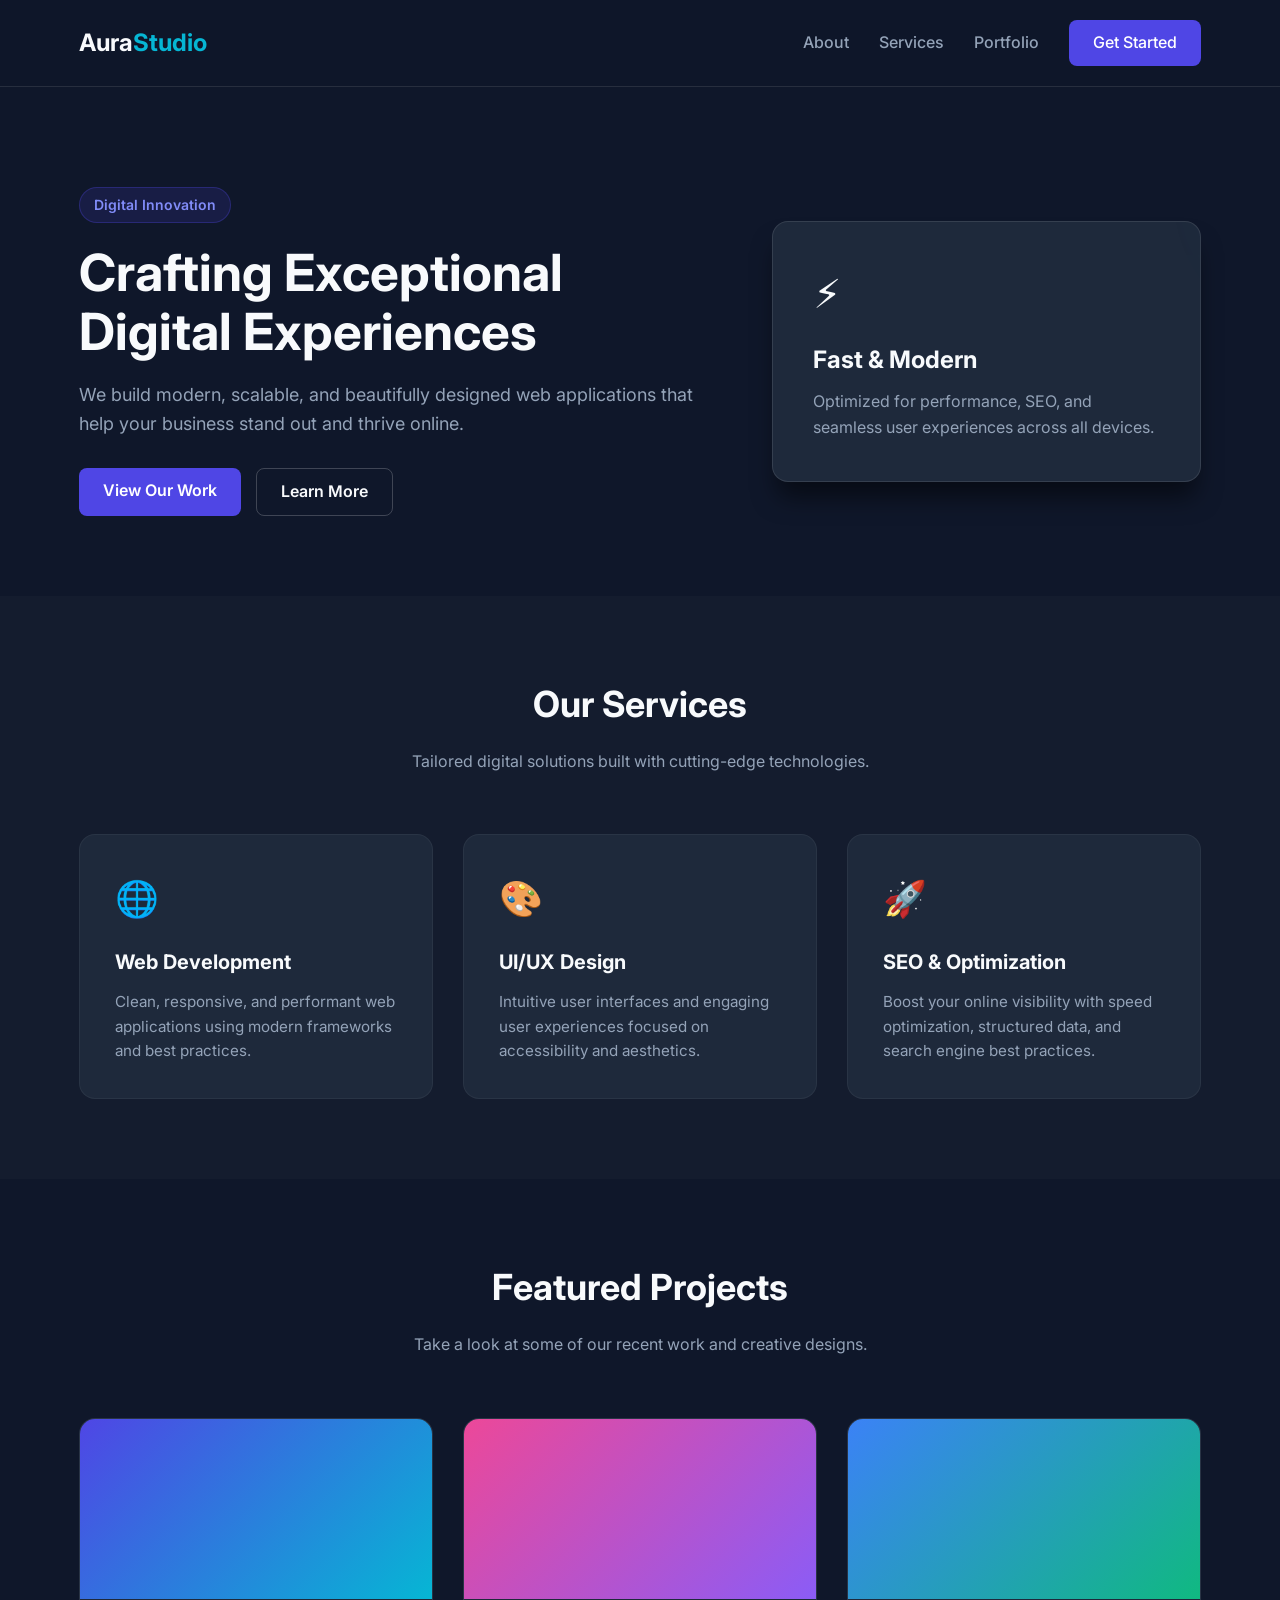
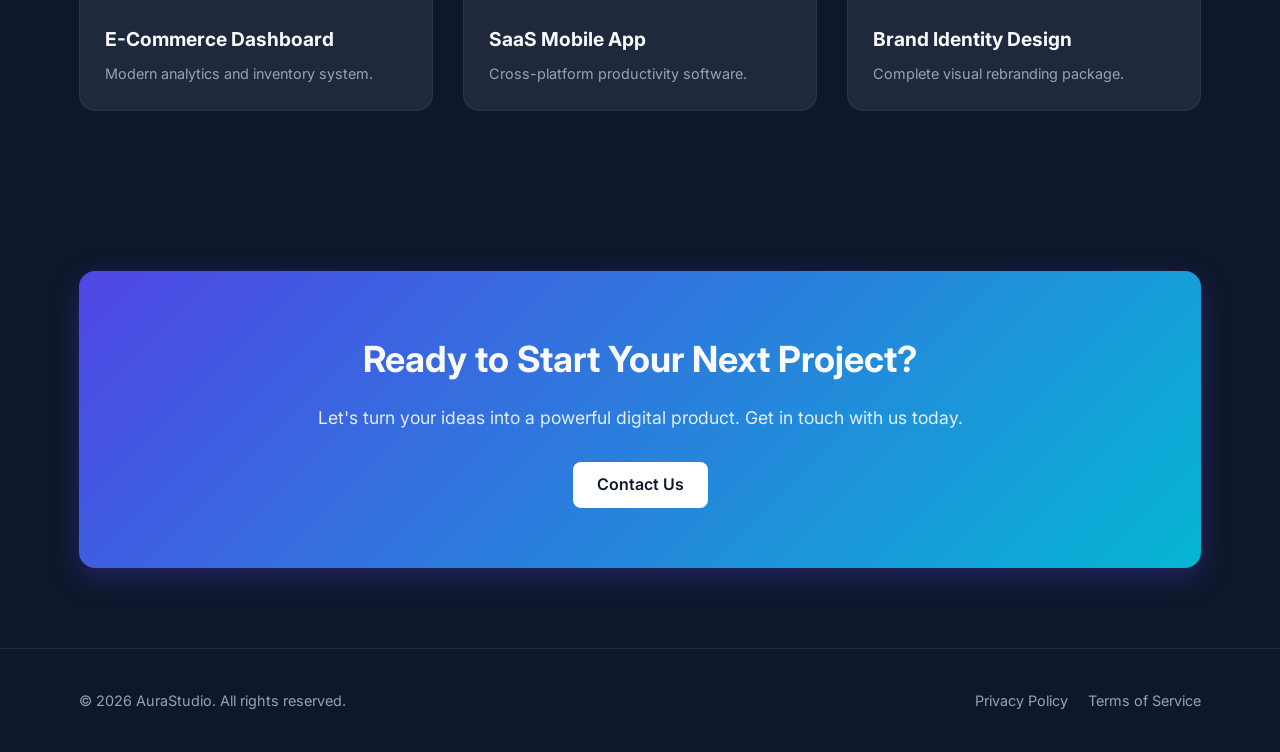
<file: src/main/resources/index.html>
<!DOCTYPE html>
<html lang="en">
<head>
    <meta charset="UTF-8">
    <meta name="viewport" content="width=device-width, initial-scale=1.0">
    <title>AuraStudio | Digital Innovation</title>
    <!-- Google Fonts -->
    <link rel="preconnect" href="https://fonts.googleapis.com">
    <link rel="preconnect" href="https://fonts.gstatic.com" crossorigin>
    <link href="https://fonts.googleapis.com/css2?family=Inter:wght@300;400;500;600;700&display=swap" rel="stylesheet">
    <!-- Custom CSS -->
    <link rel="stylesheet" href="style.css">
</head>
<body>

<!-- Header / Navigation -->
<header class="header">
    <div class="container nav-container">
        <a href="#" class="logo">Aura<span>Studio</span></a>
        <nav class="nav-links">
            <a href="#about">About</a>
            <a href="#services">Services</a>
            <a href="#portfolio">Portfolio</a>
            <a href="#contact" class="btn btn-primary">Get Started</a>
        </nav>
    </div>
</header>

<!-- Hero / About Section -->
<section id="about" class="hero">
    <div class="container hero-container">
        <div class="hero-content">
            <span class="badge">Digital Innovation</span>
            <h1>Crafting Exceptional Digital Experiences</h1>
            <p>We build modern, scalable, and beautifully designed web applications that help your business stand out and thrive online.</p>
            <div class="hero-buttons">
                <a href="#portfolio" class="btn btn-primary">View Our Work</a>
                <a href="#about" class="btn btn-secondary">Learn More</a>
            </div>
        </div>
        <div class="hero-card">
            <div class="card-gradient"></div>
            <div class="card-content">
                <div class="icon-box">⚡</div>
                <h3>Fast & Modern</h3>
                <p>Optimized for performance, SEO, and seamless user experiences across all devices.</p>
            </div>
        </div>
    </div>
</section>

<!-- Services Section -->
<section id="services" class="services">
    <div class="container">
        <div class="section-title">
            <h2>Our Services</h2>
            <p>Tailored digital solutions built with cutting-edge technologies.</p>
        </div>
        <div class="services-grid">
            <div class="service-card">
                <div class="service-icon">🌐</div>
                <h3>Web Development</h3>
                <p>Clean, responsive, and performant web applications using modern frameworks and best practices.</p>
            </div>
            <div class="service-card">
                <div class="service-icon">🎨</div>
                <h3>UI/UX Design</h3>
                <p>Intuitive user interfaces and engaging user experiences focused on accessibility and aesthetics.</p>
            </div>
            <div class="service-card">
                <div class="service-icon">🚀</div>
                <h3>SEO & Optimization</h3>
                <p>Boost your online visibility with speed optimization, structured data, and search engine best practices.</p>
            </div>
        </div>
    </div>
</section>

<!-- Portfolio / Work Section -->
<section id="portfolio" class="portfolio">
    <div class="container">
        <div class="section-title">
            <h2>Featured Projects</h2>
            <p>Take a look at some of our recent work and creative designs.</p>
        </div>
        <div class="portfolio-grid">
            <div class="portfolio-card">
                <div class="portfolio-preview gradient-1"></div>
                <div class="portfolio-content">
                    <h3>E-Commerce Dashboard</h3>
                    <p>Modern analytics and inventory system.</p>
                </div>
            </div>
            <div class="portfolio-card">
                <div class="portfolio-preview gradient-2"></div>
                <div class="portfolio-content">
                    <h3>SaaS Mobile App</h3>
                    <p>Cross-platform productivity software.</p>
                </div>
            </div>
            <div class="portfolio-card">
                <div class="portfolio-preview gradient-3"></div>
                <div class="portfolio-content">
                    <h3>Brand Identity Design</h3>
                    <p>Complete visual rebranding package.</p>
                </div>
            </div>
        </div>
    </div>
</section>

<!-- Contact CTA Section -->
<section id="contact" class="cta-section">
    <div class="container">
        <div class="cta-box">
            <h2>Ready to Start Your Next Project?</h2>
            <p>Let's turn your ideas into a powerful digital product. Get in touch with us today.</p>
            <a href="mailto:contact@example.com" class="btn btn-light">Contact Us</a>
        </div>
    </div>
</section>

<!-- Footer -->
<footer class="footer">
    <div class="container footer-container">
        <p>&copy; 2026 AuraStudio. All rights reserved.</p>
        <div class="footer-links">
            <a href="#">Privacy Policy</a>
            <a href="#">Terms of Service</a>
        </div>
    </div>
</footer>

</body>
</html>
</file>
<file: src/main/resources/style.css>
/* ==========================================================================
   CSS Variables & Reset
   ========================================================================== */
:root {
    --primary-color: #4f46e5;
    --primary-hover: #4338ca;
    --bg-dark: #0f172a;
    --bg-card: #1e293b;
    --bg-light: #f8fafc;
    --text-primary: #f8fafc;
    --text-secondary: #94a3b8;
    --text-dark: #0f172a;
    --accent: #06b6d4;
    --radius-sm: 8px;
    --radius-lg: 16px;
    --transition: all 0.3s ease;
    --font-main: 'Inter', system-ui, -apple-system, sans-serif;
}

* {
    margin: 0;
    padding: 0;
    box-sizing: border-box;
}

html {
    scroll-behavior: smooth;
}

body {
    font-family: var(--font-main), sans-serif;
    background-color: var(--bg-dark);
    color: var(--text-primary);
    line-height: 1.6;
}

/* ==========================================================================
   Layout & Container
   ========================================================================== */
.container {
    width: 90%;
    max-width: 1200px;
    margin: 0 auto;
    padding: 0 15px;
}

/* ==========================================================================
   Header & Navigation
   ========================================================================== */
.header {
    position: sticky;
    top: 0;
    background-color: rgba(15, 23, 42, 0.85);
    backdrop-filter: blur(10px);
    z-index: 1000;
    border-bottom: 1px solid rgba(255, 255, 255, 0.1);
    padding: 20px 0;
}

.nav-container {
    display: flex;
    justify-content: space-between;
    align-items: center;
}

.logo {
    font-size: 1.5rem;
    font-weight: 700;
    color: var(--text-primary);
    text-decoration: none;
}

.logo span {
    color: var(--accent);
}

.nav-links {
    display: flex;
    align-items: center;
    gap: 30px;
}

.nav-links a {
    color: var(--text-secondary);
    text-decoration: none;
    font-weight: 500;
    transition: var(--transition);
}

.nav-links a:hover {
    color: var(--text-primary);
}

/* ==========================================================================
   Buttons
   ========================================================================== */
.btn {
    display: inline-block;
    padding: 10px 24px;
    border-radius: var(--radius-sm);
    font-weight: 600;
    text-decoration: none;
    transition: var(--transition);
    cursor: pointer;
    border: none;
}

.btn-primary {
    background-color: var(--primary-color);
    color: #ffffff !important;
}

.btn-primary:hover {
    background-color: var(--primary-hover);
    transform: translateY(-2px);
}

.btn-secondary {
    background-color: transparent;
    color: var(--text-primary) !important;
    border: 1px solid rgba(255, 255, 255, 0.2);
}

.btn-secondary:hover {
    background-color: rgba(255, 255, 255, 0.05);
    border-color: rgba(255, 255, 255, 0.4);
}

.btn-light {
    background-color: #ffffff;
    color: var(--text-dark) !important;
}

.btn-light:hover {
    background-color: #f1f5f9;
    transform: translateY(-2px);
}

/* ==========================================================================
   Hero Section
   ========================================================================== */
.hero {
    padding: 100px 0 80px;
}

.hero-container {
    display: grid;
    grid-template-columns: 1.2fr 0.8fr;
    gap: 50px;
    align-items: center;
}

.badge {
    display: inline-block;
    padding: 6px 14px;
    background-color: rgba(79, 70, 229, 0.15);
    color: #818cf8;
    border: 1px solid rgba(79, 70, 229, 0.3);
    border-radius: 20px;
    font-size: 0.875rem;
    font-weight: 600;
    margin-bottom: 20px;
}

.hero-content h1 {
    font-size: 3.2rem;
    line-height: 1.15;
    margin-bottom: 20px;
    font-weight: 700;
}

.hero-content p {
    font-size: 1.125rem;
    color: var(--text-secondary);
    margin-bottom: 30px;
}

.hero-buttons {
    display: flex;
    gap: 15px;
}

.hero-card {
    position: relative;
    background-color: var(--bg-card);
    padding: 40px;
    border-radius: var(--radius-lg);
    border: 1px solid rgba(255, 255, 255, 0.1);
    box-shadow: 0 20px 25px -5px rgba(0, 0, 0, 0.5);
    overflow: hidden;
}

.card-gradient {
    position: absolute;
    top: -50%;
    right: -50%;
    width: 200px;
    height: 200px;
    background: radial-gradient(circle, var(--accent) 0%, transparent 70%);
    opacity: 0.2;
    filter: blur(40px);
}

.icon-box {
    font-size: 2.5rem;
    margin-bottom: 15px;
}

.hero-card h3 {
    font-size: 1.5rem;
    margin-bottom: 10px;
}

.hero-card p {
    color: var(--text-secondary);
}

/* ==========================================================================
   Services Section
   ========================================================================== */
.services {
    padding: 80px 0;
    background-color: rgba(255, 255, 255, 0.02);
}

.section-title {
    text-align: center;
    max-width: 600px;
    margin: 0 auto 60px;
}

.section-title h2 {
    font-size: 2.25rem;
    margin-bottom: 15px;
}

.section-title p {
    color: var(--text-secondary);
}

.services-grid {
    display: grid;
    grid-template-columns: repeat(auto-fit, minmax(300px, 1fr));
    gap: 30px;
}

.service-card {
    background-color: var(--bg-card);
    padding: 35px;
    border-radius: var(--radius-lg);
    border: 1px solid rgba(255, 255, 255, 0.05);
    transition: var(--transition);
}

.service-card:hover {
    transform: translateY(-5px);
    border-color: rgba(79, 70, 229, 0.4);
}

.service-icon {
    font-size: 2.2rem;
    margin-bottom: 20px;
}

.service-card h3 {
    font-size: 1.25rem;
    margin-bottom: 12px;
}

.service-card p {
    color: var(--text-secondary);
    font-size: 0.95rem;
}

/* ==========================================================================
   Portfolio Section
   ========================================================================== */
.portfolio {
    padding: 80px 0;
}

.portfolio-grid {
    display: grid;
    grid-template-columns: repeat(auto-fit, minmax(300px, 1fr));
    gap: 30px;
}

.portfolio-card {
    background-color: var(--bg-card);
    border-radius: var(--radius-lg);
    overflow: hidden;
    border: 1px solid rgba(255, 255, 255, 0.05);
    transition: var(--transition);
}

.portfolio-card:hover {
    transform: translateY(-5px);
}

.portfolio-preview {
    height: 180px;
    width: 100%;
}

.gradient-1 {
    background: linear-gradient(135deg, #4f46e5, #06b6d4);
}

.gradient-2 {
    background: linear-gradient(135deg, #ec4899, #8b5cf6);
}

.gradient-3 {
    background: linear-gradient(135deg, #3b82f6, #10b981);
}

.portfolio-content {
    padding: 25px;
}

.portfolio-content h3 {
    font-size: 1.2rem;
    margin-bottom: 8px;
}

.portfolio-content p {
    color: var(--text-secondary);
    font-size: 0.9rem;
}

/* ==========================================================================
   CTA Section
   ========================================================================== */
.cta-section {
    padding: 80px 0;
}

.cta-box {
    background: linear-gradient(135deg, var(--primary-color), #06b6d4);
    border-radius: var(--radius-lg);
    padding: 60px 40px;
    text-align: center;
    box-shadow: 0 10px 30px rgba(79, 70, 229, 0.3);
}

.cta-box h2 {
    font-size: 2.25rem;
    margin-bottom: 15px;
}

.cta-box p {
    font-size: 1.1rem;
    margin-bottom: 30px;
    opacity: 0.9;
}

/* ==========================================================================
   Footer
   ========================================================================== */
.footer {
    padding: 40px 0;
    border-top: 1px solid rgba(255, 255, 255, 0.08);
}

.footer-container {
    display: flex;
    justify-content: space-between;
    align-items: center;
    color: var(--text-secondary);
    font-size: 0.9rem;
}

.footer-links {
    display: flex;
    gap: 20px;
}

.footer-links a {
    color: var(--text-secondary);
    text-decoration: none;
    transition: var(--transition);
}

.footer-links a:hover {
    color: var(--text-primary);
}

/* ==========================================================================
   Responsive Design
   ========================================================================== */
@media (max-width: 900px) {
    .hero-container {
        grid-template-columns: 1fr;
    }

    .hero-content h1 {
        font-size: 2.5rem;
    }
}

@media (max-width: 600px) {
    .nav-links {
        display: none;
    }

    .hero-buttons {
        flex-direction: column;
    }

    .footer-container {
        flex-direction: column;
        gap: 15px;
        text-align: center;
    }
}
</file>
